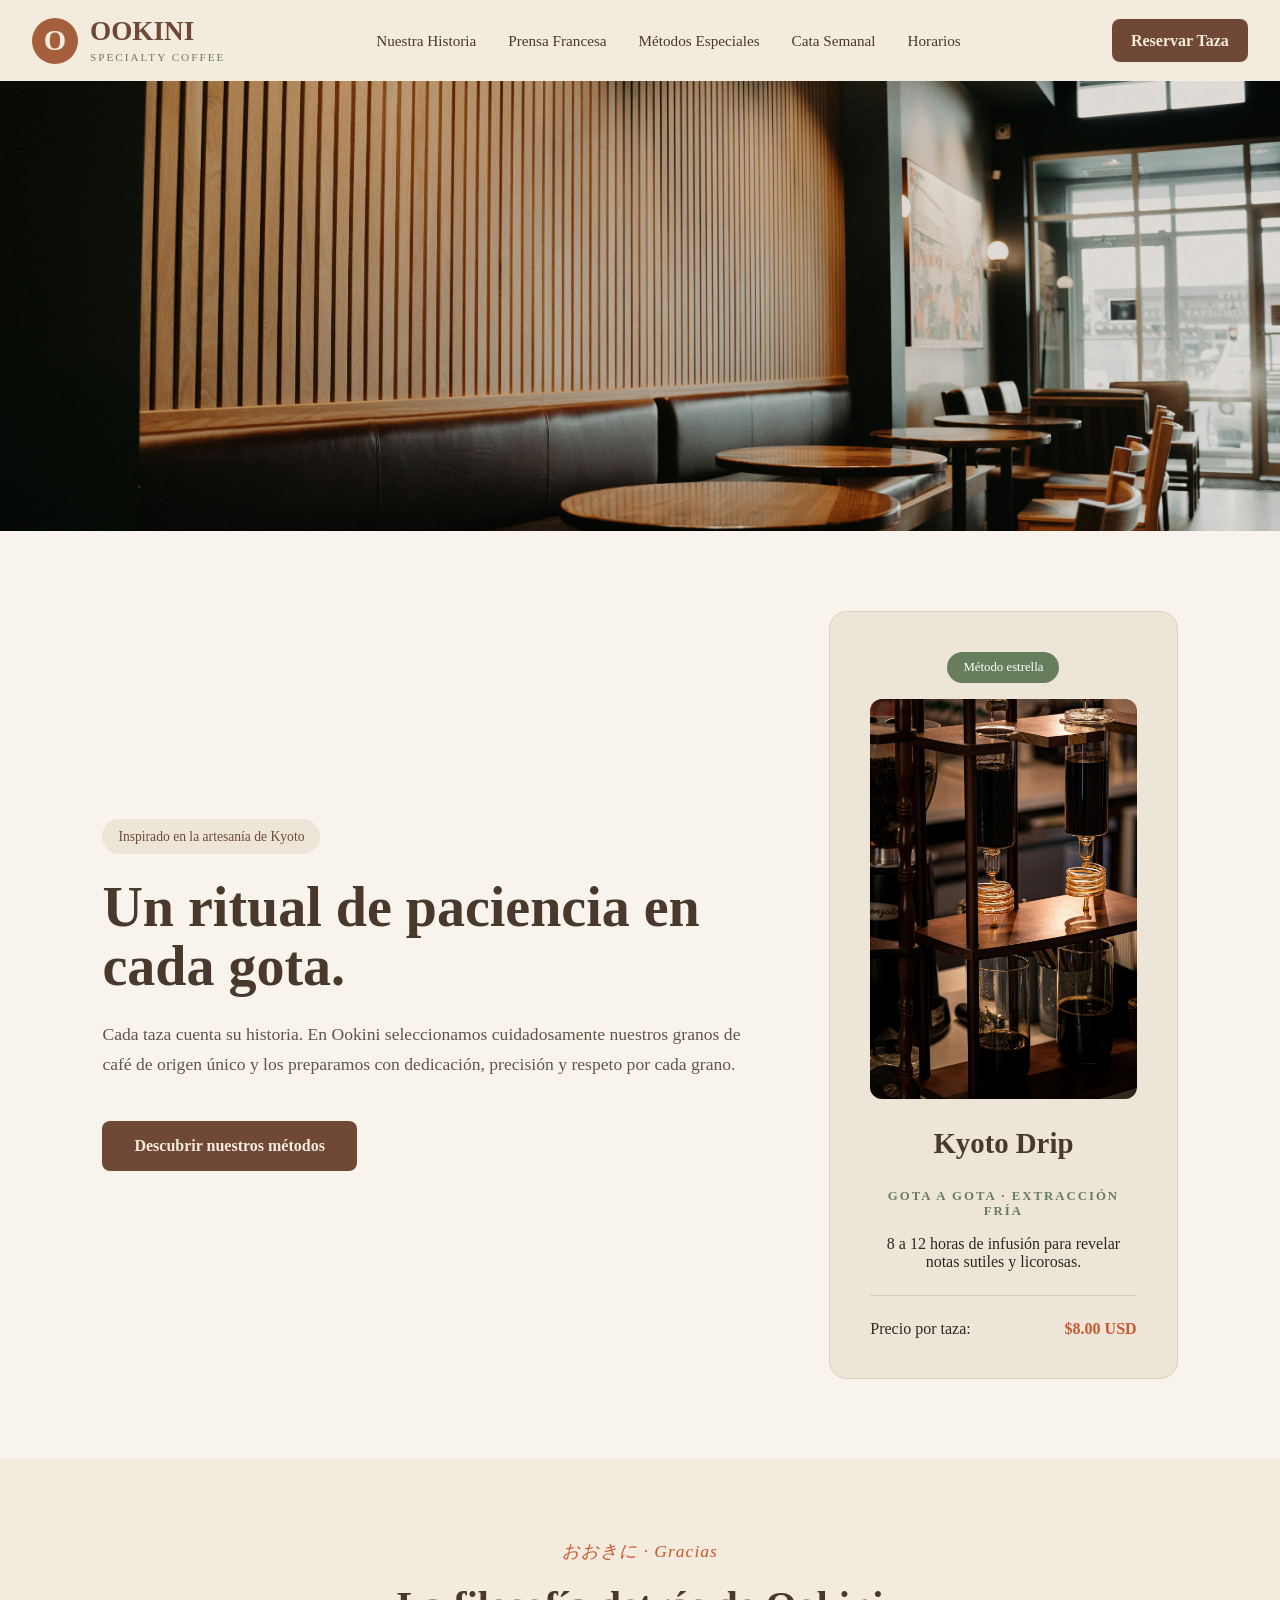
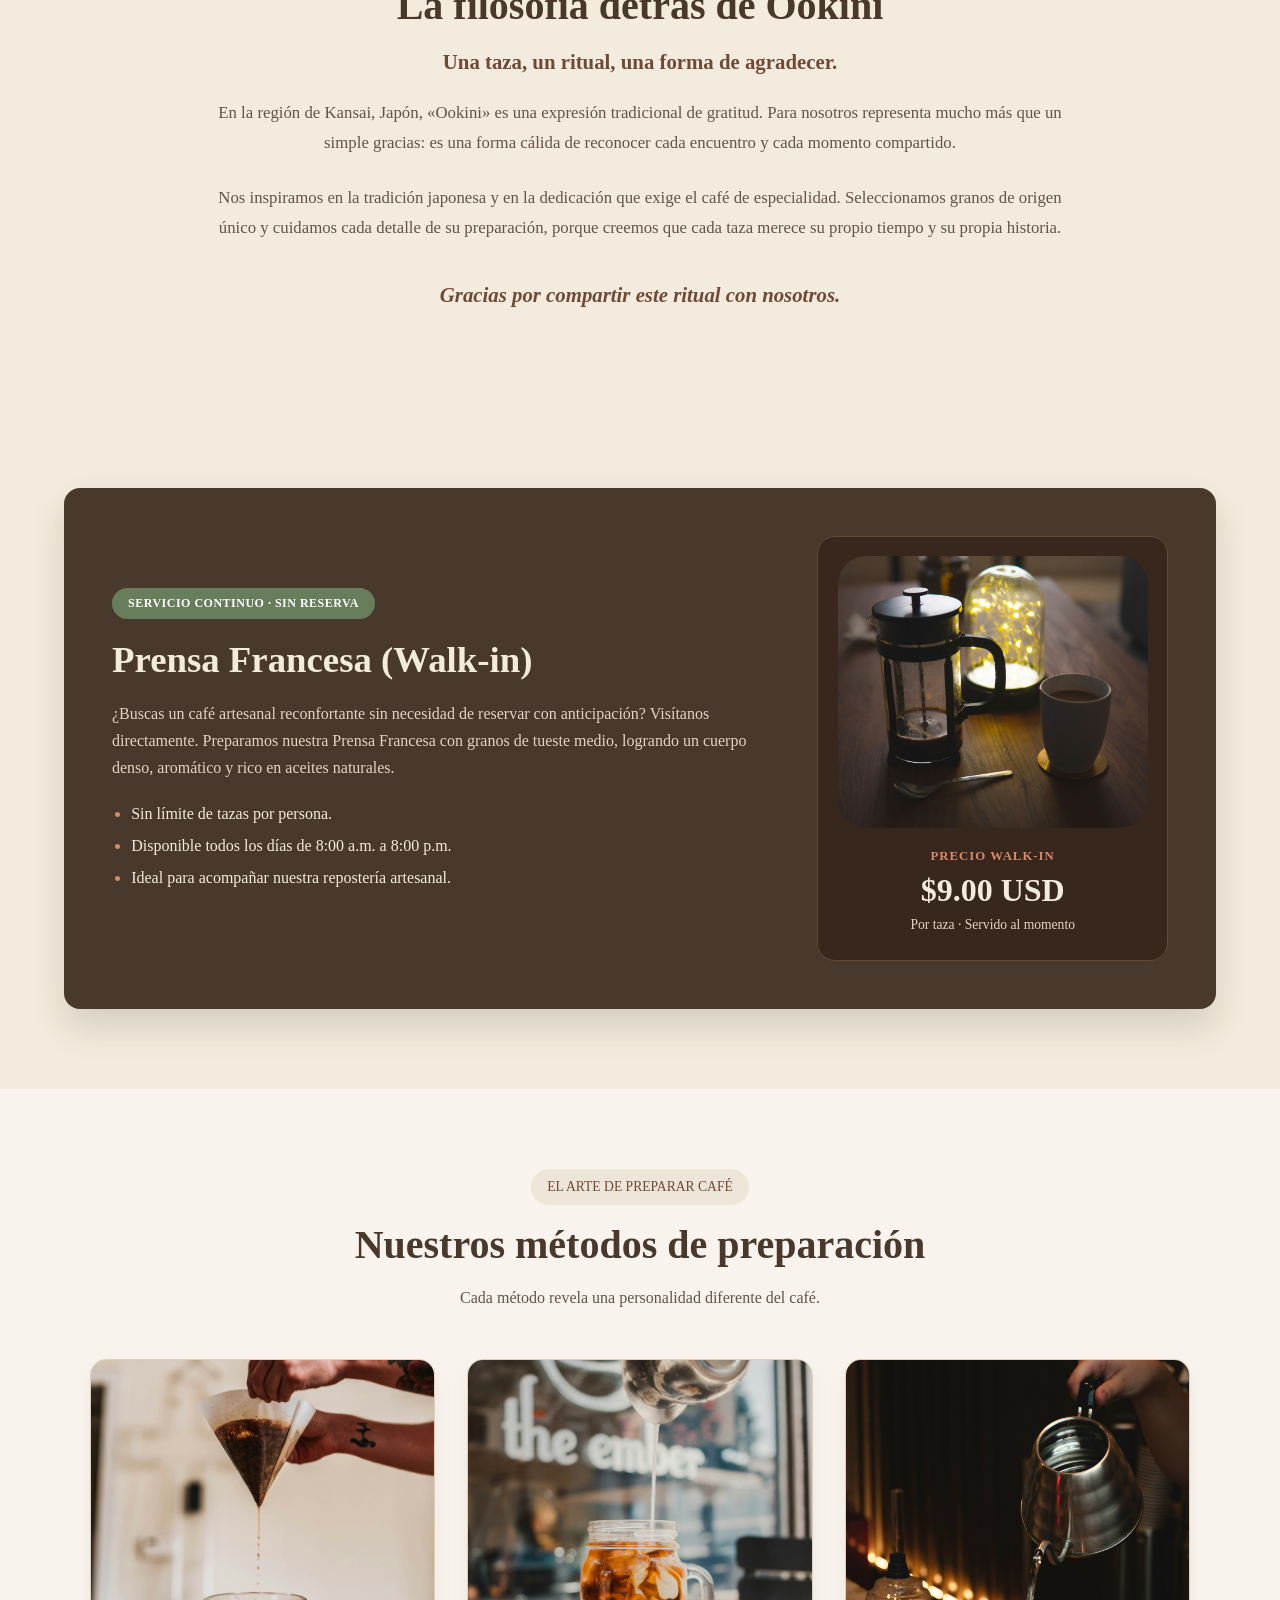
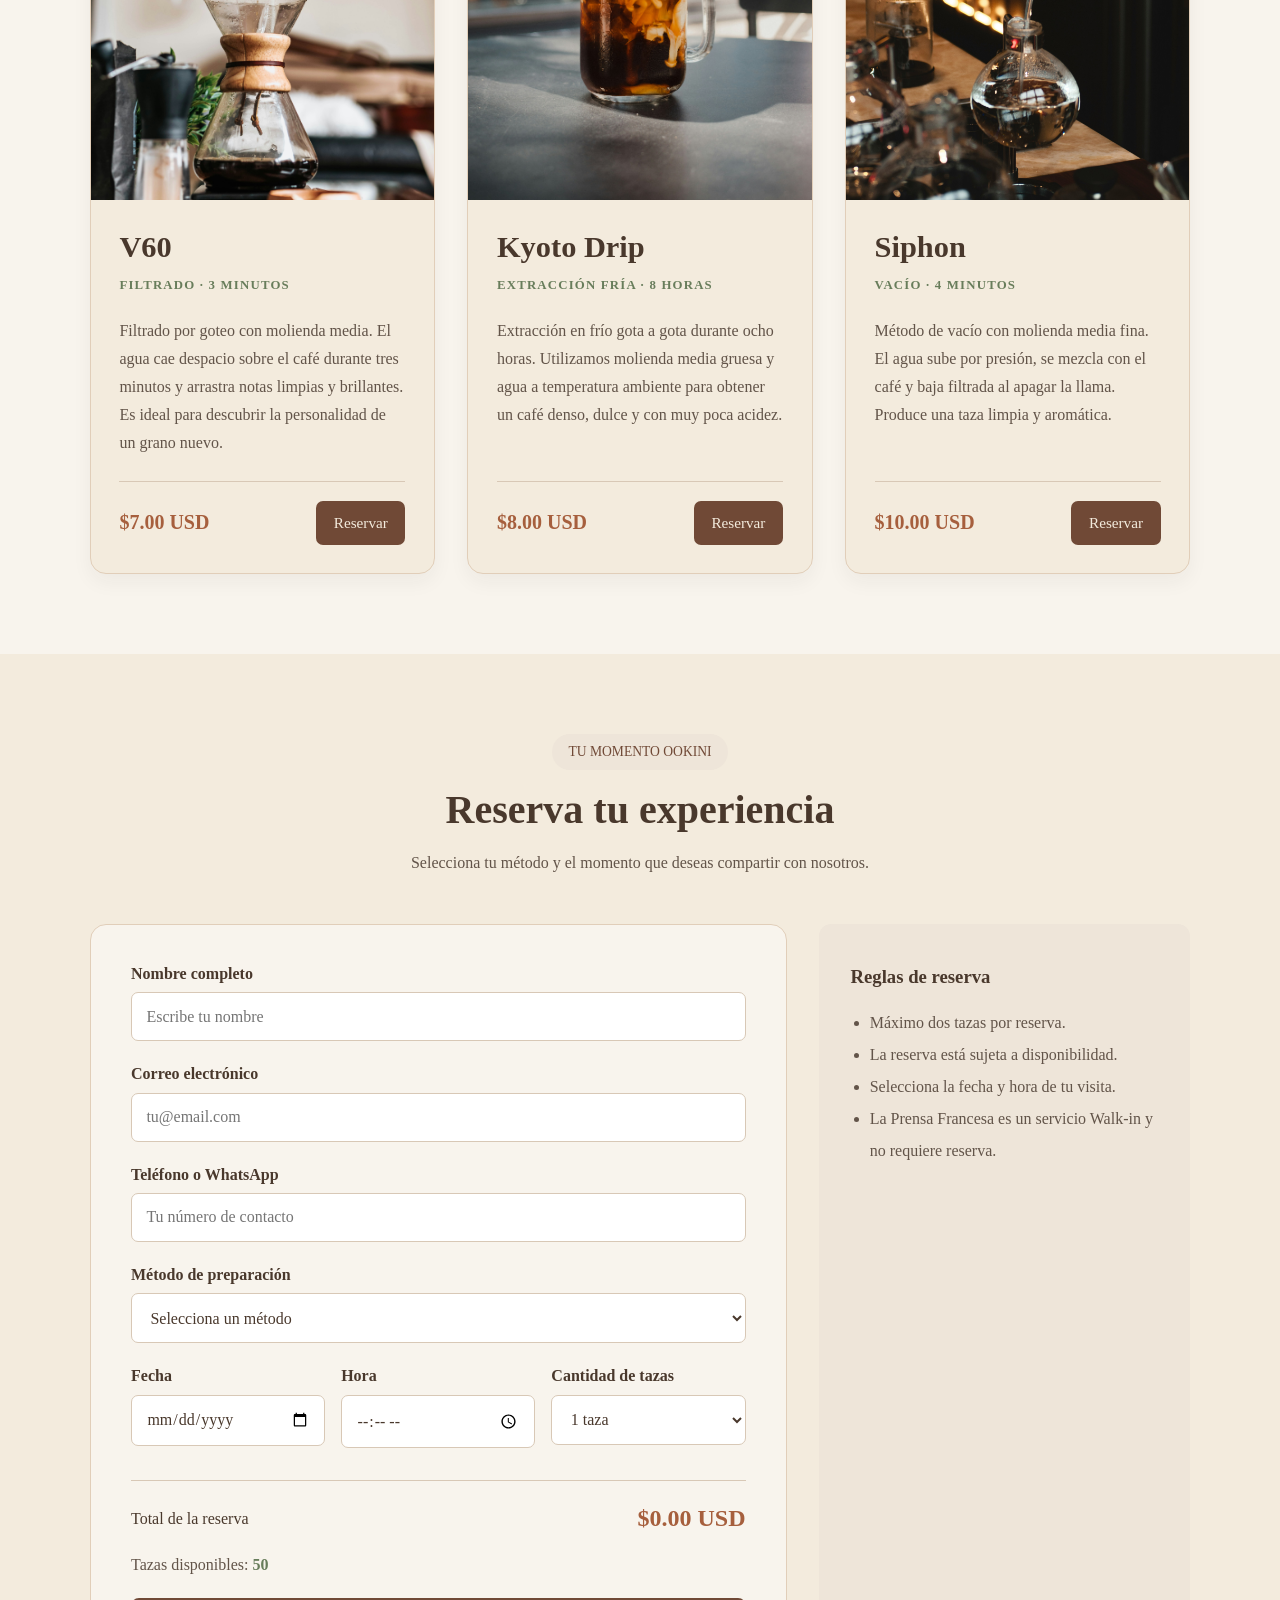
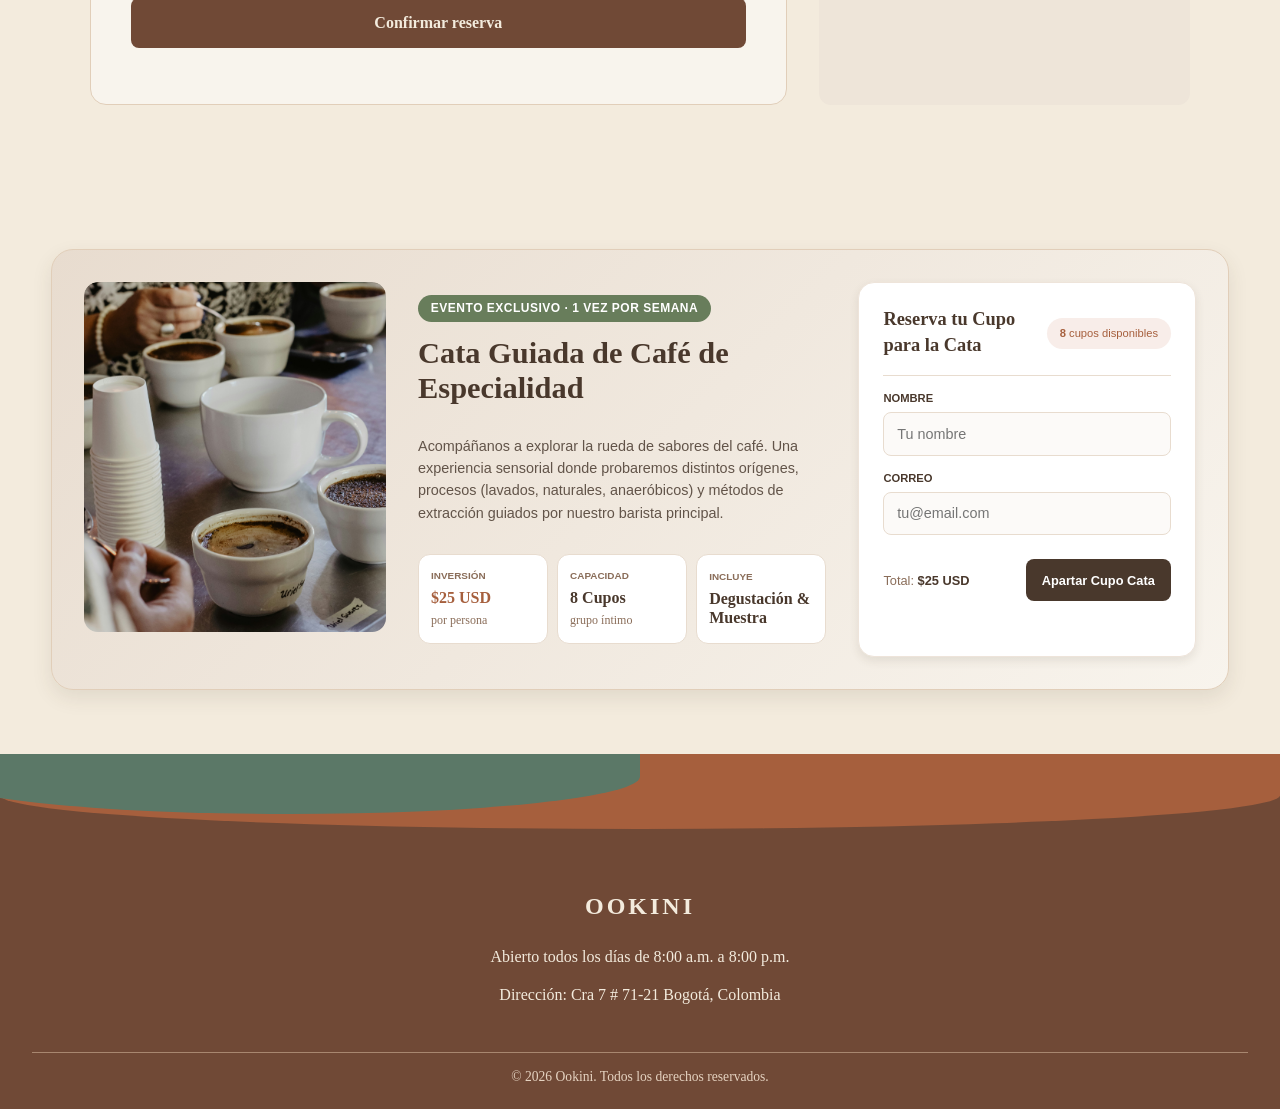
<file: index.html>
<!DOCTYPE html>
<html lang="es">
<head>
    <meta charset="UTF-8">
    <meta name="viewport" content="width=device-width, initial-scale=1.0">
    <title>Ookini</title>
    <link rel="stylesheet" href="styles.css">
</head>
<body>

<header class="header-principal">

    <div class="logo">
        <div class="logo-simbolo">O</div>

        <div class="logo-texto">
            <h1>OOKINI</h1>
            <span>SPECIALTY COFFEE</span>
        </div>
    </div>
 
<nav class="menu-principal">
    <a href="#filosofia">Nuestra Historia</a>
    <a href="#prensa-francesa">Prensa Francesa</a>
    <a href="#metodos-especiales">Métodos Especiales</a>
    <a href="#cata-semanal">Cata Semanal</a>
    <a href="#contacto">Horarios</a>
</nav>

    <a href="#reservas" class="boton-header">
        Reservar Taza
    </a>

</header>

<section class="portada">
    <img src="ookini-portada.jpg" alt="Interior de la cafeteria Ookini">
</section>

<main>

    <!-- PRESENTACIÓN PRINCIPAL -->
    <section class="presentacion" id="historia">

        <div class="presentacion-texto">

            <span class="etiqueta">
                Inspirado en la artesanía de Kyoto
            </span>

            <h2>Un ritual de paciencia en cada gota.</h2>

            <p>
                Cada taza cuenta su historia. En Ookini seleccionamos
                cuidadosamente nuestros granos de café de origen único
                y los preparamos con dedicación, precisión y respeto
                por cada grano.
            </p>

            <a href="#metodos-especiales" class="boton-presentacion">
                Descubrir nuestros métodos
            </a>

        </div>

        <div class="tarjeta-metodo">

            <span class="etiqueta-estrella">Método estrella</span>

            <img
                src="kyoto-drip.jpg"
                alt="Preparación de café Kyoto Drip"
                class="imagen-kyoto"
            >

            <h3>Kyoto Drip</h3>

            <p class="subtitulo-tarjeta">
                GOTA A GOTA · EXTRACCIÓN FRÍA
            </p>

            <p>
                8 a 12 horas de infusión para revelar
                notas sutiles y licorosas.
            </p>

            <div class="precio-tarjeta">
                <span>Precio por taza:</span>
                <strong>$8.00 USD</strong>
            </div>

        </div>

    </section>

    <!-- FILOSOFÍA DE OOKINI -->
    <section class="filosofia" id="filosofia">

        <span class="filosofia-etiqueta">
            おおきに · Gracias
        </span>

        <h2>La filosofía detrás de Ookini</h2>

        <h3>Una taza, un ritual, una forma de agradecer.</h3>

        <p>
            En la región de Kansai, Japón, «Ookini» es una
            expresión tradicional de gratitud. Para nosotros
            representa mucho más que un simple gracias:
            es una forma cálida de reconocer cada encuentro
            y cada momento compartido.
        </p>

        <p>
            Nos inspiramos en la tradición japonesa y en la
            dedicación que exige el café de especialidad.
            Seleccionamos granos de origen único y cuidamos
            cada detalle de su preparación, porque creemos
            que cada taza merece su propio tiempo y su
            propia historia.
        </p>

        <h3 class="cierre-filosofia">
            Gracias por compartir este ritual con nosotros.
        </h3>

    </section>

    <!-- PRENSA FRANCESA WALK-IN -->
    <section class="walkin" id="prensa-francesa">

        <div class="walkin-texto">

            <span class="walkin-etiqueta">
                SERVICIO CONTINUO · SIN RESERVA
            </span>

            <h2>Prensa Francesa (Walk-in)</h2>

            <p>
                ¿Buscas un café artesanal reconfortante
                sin necesidad de reservar con anticipación?
                Visítanos directamente. Preparamos nuestra
                Prensa Francesa con granos de tueste medio,
                logrando un cuerpo denso, aromático y rico
                en aceites naturales.
            </p>

            <ul>
                <li>Sin límite de tazas por persona.</li>
                <li>Disponible todos los días de 8:00 a.m. a 8:00 p.m.</li>
                <li>Ideal para acompañar nuestra repostería artesanal.</li>
            </ul>

        </div>

        <div class="walkin-visual">

            <img
                src="french-press2.jpg"
                alt="Prensa francesa con una taza de café"
                class="imagen-prensa"
            >

            <div class="walkin-precio">

                <span>PRECIO WALK-IN</span>

                <strong>$9.00 USD</strong>

                <small>Por taza · Servido al momento</small>

            </div>

        </div>
    </section>

    
    <!-- MÉTODOS DE PREPARACIÓN -->
    <section class="metodos-seccion" id="metodos-especiales">

        <div class="metodos-encabezado">
            <span class="etiqueta">EL ARTE DE PREPARAR CAFÉ</span>
            <h2>Nuestros métodos de preparación</h2>
            <p>Cada método revela una personalidad diferente del café.</p>
        </div>

        <div class="metodos-grid">

            <!-- V60 -->
            <article class="metodo-card">

                <img src="cafe-filtrado.jpg"
                     alt="Preparación de café V60">

                <div class="metodo-contenido">
                    <h3>V60</h3>
                    <span class="metodo-tiempo">FILTRADO · 3 MINUTOS</span>

                    <p>
                        Filtrado por goteo con molienda media.
                        El agua cae despacio sobre el café durante
                        tres minutos y arrastra notas limpias y brillantes.
                        Es ideal para descubrir la personalidad de un grano nuevo.
                    </p>

                    <div class="metodo-pie">
                        <strong>$7.00 USD</strong>
                        <button type="button" class="boton-metodo"
                                data-metodo="V60">
                            Reservar
                        </button>
                    </div>
                </div>

            </article>

            <!-- KYOTO DRIP -->
            <article class="metodo-card">

                <img src="cafe-helado.jpg"
                     alt="Preparación de café Kyoto Drip">

                <div class="metodo-contenido">
                    <h3>Kyoto Drip</h3>
                    <span class="metodo-tiempo">EXTRACCIÓN FRÍA · 8 HORAS</span>

                    <p>
                        Extracción en frío gota a gota durante ocho horas.
                        Utilizamos molienda media gruesa y agua a temperatura
                        ambiente para obtener un café denso, dulce y con
                        muy poca acidez.
                    </p>

                    <div class="metodo-pie">
                        <strong>$8.00 USD</strong>
                        <button type="button" class="boton-metodo"
                                data-metodo="Kyoto Drip">
                            Reservar
                        </button>
                    </div>
                </div>

            </article>

            <!-- SIPHON -->
            <article class="metodo-card">

                <img src="siphon-taza2.jpg"
                     alt="Preparación de café mediante método Siphon">

                <div class="metodo-contenido">
                    <h3>Siphon</h3>
                    <span class="metodo-tiempo">VACÍO · 4 MINUTOS</span>

                    <p>
                        Método de vacío con molienda media fina.
                        El agua sube por presión, se mezcla con el café
                        y baja filtrada al apagar la llama.
                        Produce una taza limpia y aromática.
                    </p>

                    <div class="metodo-pie">
                        <strong>$10.00 USD</strong>
                        <button type="button" class="boton-metodo"
                                data-metodo="Siphon">
                            Reservar
                        </button>
                    </div>
                </div>

            </article>

        </div>

    </section>


   
<!-- FORMULARIO DE RESERVAS -->
<section class="reservas-seccion" id="reservas">

    <div class="reservas-encabezado">
        <span class="etiqueta">TU MOMENTO OOKINI</span>
        <h2>Reserva tu experiencia</h2>
        <p>Selecciona tu método y el momento que deseas compartir con nosotros.</p>
    </div>

    <!-- CONTENEDOR DE LAS DOS TARJETAS -->
    <div class="reservas-contenido">

        <!-- FORMULARIO -->
        <form id="formulario-reserva">

<div class="campo-reserva">
    <label for="nombre-cliente">Nombre completo</label>
    <input
        type="text"
        id="nombre-cliente"
        placeholder="Escribe tu nombre"
        required
    >
</div>

<div class="campo-reserva">
    <label for="correo-cliente">Correo electrónico</label>
    <input
        type="email"
        id="correo-cliente"
        placeholder="tu@email.com"
        required
    >
</div>

<div class="campo-reserva">
    <label for="telefono-cliente">Teléfono o WhatsApp</label>
    <input
        type="tel"
        id="telefono-cliente"
        placeholder="Tu número de contacto"
        required
    >
</div>


            <div class="campo-reserva">
                <label for="metodo">Método de preparación</label>

                <select id="metodo" required>
                    <option value="">Selecciona un método</option>
                    <option value="V60">V60 — $7.00</option>
                    <option value="Kyoto Drip">Kyoto Drip — $8.00</option>
                    <option value="Siphon">Siphon — $10.00</option>
                </select>
            </div>

            <div class="reserva-fila">

                <div class="campo-reserva">
                    <label for="fecha">Fecha</label>
                    <input type="date" id="fecha" required>
                </div>

                <div class="campo-reserva">
                    <label for="hora">Hora</label>
                    <input type="time" id="hora" min="08:00" max="19:00" required>
                </div>

                <div class="campo-reserva">
                    <label for="cantidad">Cantidad de tazas</label>

                    <select id="cantidad" required>
                        <option value="1">1 taza</option>
                        <option value="2">2 tazas</option>
                    </select>
                </div>

            </div>

            <div class="reserva-resumen">
                <span>Total de la reserva</span>
                <strong id="total-reserva">$0.00 USD</strong>
            </div>

            <p class="disponibilidad">
                Tazas disponibles:
                <strong id="contador-tazas">50</strong>
            </p>

            <button type="submit" id="reservar-taza">
                Confirmar reserva
            </button>

            <p id="reserva-registrada" aria-live="polite"></p>

        </form>

        <!-- REGLAS DE RESERVA -->
        <div class="reglas-reserva">

            <h3>Reglas de reserva</h3>

            <ul>
                <li>Máximo dos tazas por reserva.</li>
                <li>La reserva está sujeta a disponibilidad.</li>
                <li>Selecciona la fecha y hora de tu visita.</li>
                <li>La Prensa Francesa es un servicio Walk-in y no requiere reserva.</li>
            </ul>

        </div>

    </div>
    <!-- FIN DEL CONTENEDOR DE RESERVAS -->

</section>


<!-- CATA SEMANAL -->
<section class="cata-semanal" id="cata-semanal">

    <!-- FOTOGRAFÍA -->
    <div class="cata-fotografia">
        <img
            src="cata-semanal.jpg"
            alt="Experiencia de degustación de café de especialidad"
        >
    </div>

    <!-- INFORMACIÓN DE LA CATA -->
    <div class="cata-informacion">

        <span class="cata-etiqueta">
            EVENTO EXCLUSIVO · 1 VEZ POR SEMANA
        </span>

        <h2>Cata Guiada de Café de Especialidad</h2>

        <p>
            Acompáñanos a explorar la rueda de sabores del café.
            Una experiencia sensorial donde probaremos distintos
            orígenes, procesos (lavados, naturales, anaeróbicos)
            y métodos de extracción guiados por nuestro barista principal.
        </p>

        <div class="cata-datos">

            <div>
                <span>INVERSIÓN</span>
                <strong>$25 USD</strong>
                <small>por persona</small>
            </div>

            <div>
                <span>CAPACIDAD</span>
                <strong>8 Cupos</strong>
                <small>grupo íntimo</small>
            </div>

            <div>
                <span>INCLUYE</span>
                <strong>Degustación &amp; Muestra</strong>
            </div>

        </div>

    </div>

    <!-- FORMULARIO DE CATA -->
    <form class="cata-formulario" id="formulario-cata">

        <div class="cata-formulario-cabecera">
            <h3>Reserva tu Cupo para la Cata</h3>

            <span>
                <strong id="contador-cata">8</strong>
                cupos disponibles
            </span>
        </div>

        <div class="campo-cata">
            <label for="nombre-cata">NOMBRE</label>
            <input
                type="text"
                id="nombre-cata"
                placeholder="Tu nombre"
                required
            >
        </div>

        <div class="campo-cata">
            <label for="correo-cata">CORREO</label>
            <input
                type="email"
                id="correo-cata"
                placeholder="tu@email.com"
                required
            >
        </div>

        <div class="cata-pie-formulario">
            <p>Total: <strong>$25 USD</strong></p>

            <button type="submit" id="reservar-cata">
                Apartar Cupo Cata
            </button>
        </div>

        <p id="mensaje-cata" aria-live="polite"></p>

    </form>

</section>
<!-- FIN CATA SEMANAL -->


</main>

<footer id="contacto">

    <div class="curvas"></div>

    <div class="informacion-footer">
        <h3>OOKINI</h3>
        <p>Abierto todos los días de 8:00 a.m. a 8:00 p.m.</p>
        <p>Dirección: Cra 7 # 71-21 Bogotá, Colombia</p>
    </div>

    <div class="derechos">
        © 2026 Ookini. Todos los derechos reservados.
    </div>

</footer>

<script src="script.js"></script>

</body>
</html>
</file>
<file: styles.css>
/* =========================================
   CONFIGURACIÓN GENERAL
========================================= */

* {
    box-sizing: border-box;
}

body {
    font-family: Georgia, serif;
    color: #30251F;
    background-color: #F3EBDD;
    margin: 0;
}

h1 {
    color: #A65F3D;
    font-size: 2.5rem;
}


/* =========================================
   ENCABEZADO
========================================= */

.header-principal {
    display: flex;
    align-items: center;
    justify-content: space-between;
    gap: 1.5rem;
    padding: 1rem 2rem;
    width: 100%;
}

.logo {
    display: flex;
    align-items: center;
    gap: 12px;
}

.logo-simbolo {
    width: 46px;
    height: 46px;
    background-color: #A65F3D;
    color: #F3EBDD;
    border-radius: 50%;
    display: flex;
    align-items: center;
    justify-content: center;
    font-size: 1.8rem;
    font-weight: bold;
}

.logo-texto h1 {
    margin: 0;
    font-size: 1.7rem;
    color: #704936;
}

.logo-texto span {
    font-size: 0.7rem;
    letter-spacing: 2px;
    color: #687D5B;
}

.menu-principal {
    display: flex;
    align-items: center;
    gap: 2rem;
}

.menu-principal a {
    text-decoration: none;
    color: #49382C;
    font-size: 0.95rem;
}

.menu-principal a:hover {
    color: #A65F3D;
}

.boton-header {
    background-color: #704936;
    color: #F3EBDD;
    text-decoration: none;
    padding: 0.8rem 1.2rem;
    border-radius: 8px;
    font-weight: bold;
    white-space: nowrap;
}

.boton-header:hover {
    background-color: #A65F3D;
}


/* =========================================
   CONTENIDO PRINCIPAL
========================================= */

main {
    width: 100%;
    max-width: none;
    padding: 0;
    margin: 0;
}


/* =========================================
   PORTADA
========================================= */

.portada img {
    width: 100%;
    height: 450px;
    object-fit: cover;
    display: block;
}


/* =========================================
   PRESENTACIÓN PRINCIPAL
========================================= */

.presentacion {
    display: grid;
    grid-template-columns: 1.3fr 0.7fr;
    align-items: center;
    gap: 5rem;
    width: 100%;
    padding: 5rem 8%;
    background-color: #F8F4ED;
}

.presentacion-texto h2 {
    font-size: 3.5rem;
    color: #49382C;
    line-height: 1.05;
    margin: 1.5rem 0;
}

.presentacion-texto p {
    font-size: 1.1rem;
    line-height: 1.7;
    color: #625449;
    max-width: 650px;
}

.etiqueta {
    display: inline-block;
    color: #704936;
    background-color: #EEE5D9;
    padding: 0.6rem 1rem;
    border-radius: 30px;
    font-size: 0.85rem;
}

.boton-presentacion {
    display: inline-block;
    margin-top: 1.5rem;
    padding: 1rem 2rem;
    background-color: #704936;
    color: #F3EBDD;
    text-decoration: none;
    border-radius: 8px;
    font-weight: bold;
    transition: background-color 0.3s ease;
}

.boton-presentacion:hover {
    background-color: #A65F3D;
}


/* =========================================
   TARJETA DEL MÉTODO ESTRELLA
========================================= */

.tarjeta-metodo {
    background-color: #EEE5D9;
    padding: 2.5rem;
    border: 1px solid #E1CEB9;
    border-radius: 18px;
    text-align: center;
    position: relative;
}

.tarjeta-metodo h3 {
    font-size: 1.8rem;
    color: #49382C;
}

.subtitulo-tarjeta {
    color: #687D5B;
    font-size: 0.8rem;
    font-weight: bold;
    letter-spacing: 2px;
}

.etiqueta-estrella {
    display: inline-block;
    background-color: #687D5B;
    color: white;
    padding: 0.5rem 1rem;
    border-radius: 20px;
    font-size: 0.8rem;
}

.precio-tarjeta {
    display: flex;
    justify-content: space-between;
    border-top: 1px solid #D8C8B6;
    padding-top: 1.5rem;
    margin-top: 1.5rem;
}

.precio-tarjeta strong {
    color: #C9572F;
}

.imagen-kyoto {
    display: block;
    width: 100%;
    height: auto;
    object-fit: contain;
    border-radius: 12px;
    margin: 1rem auto;
}


/* =========================================
   FILOSOFÍA
========================================= */

.filosofia {
    padding: 5rem 12%;
    text-align: center;
    background-color: #F3EBDD;
}

.filosofia-etiqueta {
    color: #C9572F;
    font-style: italic;
    font-size: 1.1rem;
    letter-spacing: 1px;
}

.filosofia h2 {
    color: #49382C;
    font-size: 2.5rem;
    margin: 1.2rem 0;
}

.filosofia h3 {
    color: #704936;
    font-size: 1.3rem;
}

.filosofia p {
    max-width: 850px;
    margin: 1.5rem auto;
    color: #625449;
    font-size: 1.05rem;
    line-height: 1.8;
}

.filosofia .cierre-filosofia {
    margin-top: 2.5rem;
    font-style: italic;
}


/* =========================================
   PRENSA FRANCESA - WALK IN
========================================= */

.walkin {
    display: grid;
    grid-template-columns: minmax(0, 1.5fr) minmax(300px, 0.8fr);
    align-items: center;
    gap: 3rem;
    width: 90%;
    max-width: 1200px;
    margin: 5rem auto;
    padding: 3rem;
    background-color: #49382C;
    color: #F3EBDD;
    border-radius: 16px;
    box-shadow: 0 18px 35px rgba(48, 37, 31, 0.15);
}

.walkin-texto {
    min-width: 0;
}

.walkin-etiqueta {
    display: inline-block;
    background-color: #687D5B;
    color: white;
    padding: 0.5rem 1rem;
    border-radius: 20px;
    font-size: 0.75rem;
    font-weight: bold;
    letter-spacing: 0.5px;
}

.walkin-texto h2 {
    color: #F3EBDD;
    font-size: 2.3rem;
    margin: 1.2rem 0;
}

.walkin-texto p {
    color: #E5D3C1;
    font-size: 1rem;
    line-height: 1.7;
}

.walkin-texto ul {
    padding-left: 1.2rem;
    line-height: 2;
    color: #F3EBDD;
}

.walkin-texto li::marker {
    color: #D58A68;
}

.walkin-visual {
    width: 100%;
    min-width: 0;
    background-color: #38271D;
    padding: 1.2rem;
    border-radius: 18px;
    text-align: center;
    border: 1px solid #604936;
}

.walkin-visual .imagen-prensa {
    display: block;
    width: 100%;
    height: auto;
    max-height: 380px;
    object-fit: contain;
    object-position: center;
    border-radius: 28px;
    margin: 0 auto;
}

.walkin-precio {
    display: flex;
    flex-direction: column;
    align-items: center;
    gap: 0.5rem;
    padding: 1.3rem 0 0.5rem;
}

.walkin-precio span {
    color: #D58A68;
    font-size: 0.8rem;
    font-weight: bold;
    letter-spacing: 1px;
}

.walkin-precio strong {
    color: #F3EBDD;
    font-size: 2rem;
}

.walkin-precio small {
    color: #E5D3C1;
    font-size: 0.85rem;
}


/* =========================================
   MÉTODOS DE PREPARACIÓN
========================================= */

.metodos-seccion {
    display: block;
    width: 100%;
    padding: 5rem 7%;
    background-color: #F8F4ED;
}

.metodos-encabezado,
.reservas-encabezado {
    text-align: center;
    margin-bottom: 3rem;
}

.metodos-encabezado h2,
.reservas-encabezado h2 {
    color: #49382C;
    font-size: 2.5rem;
    margin: 1rem 0;
}

.metodos-encabezado p,
.reservas-encabezado p {
    color: #625449;
    line-height: 1.7;
}


/* DISTRIBUCIÓN DE LAS TARJETAS */

.metodos-grid {
    display: grid;
    grid-template-columns: repeat(3, minmax(0, 1fr));
    width: 100%;
    max-width: 1200px;
    margin: 0 auto;
    gap: 2rem;
}


/* TARJETAS */

.metodo-card {
    background-color: #F3EBDD;
    border: 1px solid #E1CEB9;
    border-radius: 16px;
    overflow: hidden;
    display: flex;
    flex-direction: column;
    min-width: 0;
    box-shadow: 0 8px 20px rgba(48, 37, 31, 0.05);
}


/* LAS TRES FOTOGRAFÍAS */

.metodo-card img {
    display: block;
    width: 100%;
    height: 440px;
    object-fit: cover;
    object-position: center;
}

/* AJUSTE V60 */

.metodo-card:nth-child(1) img {
    height: 440px;
    object-position: center 55%;
}

/* AJUSTE KYOTO DRIP */

.metodo-card:nth-child(2) img {
    height: 440px;
    object-position: center 50%;
}

/* AJUSTE SIPHON */

.metodo-card:nth-child(3) img {
    height: 440px;
    object-fit: cover;
    object-position: center 35%;
}


/* CONTENIDO DE LAS TARJETAS */

.metodo-contenido {
    padding: 1.8rem;
    display: flex;
    flex-direction: column;
    flex: 1;
}

.metodo-contenido h3 {
    color: #49382C;
    font-size: 1.9rem;
    line-height: 1.2;
    margin: 0 0 0.8rem;
}

.metodo-tiempo {
    color: #687D5B;
    font-size: 0.8rem;
    font-weight: bold;
    letter-spacing: 1.2px;
    margin-bottom: 0.5rem;
}

.metodo-contenido p {
    color: #625449;
    line-height: 1.75;
    font-size: 1rem;
    margin: 1rem 0 1.5rem;
    flex: 1;
}


/* PRECIO Y BOTÓN */

.metodo-pie {
    display: flex;
    justify-content: space-between;
    align-items: center;
    gap: 1rem;
    border-top: 1px solid #D8C8B6;
    padding-top: 1.2rem;
    margin-top: auto;
}

.metodo-pie strong {
    color: #A65F3D;
    font-size: 1.25rem;
}

.boton-metodo {
    background-color: #704936;
    color: #F3EBDD;
    border: none;
    border-radius: 7px;
    padding: 0.8rem 1.1rem;
    font-family: Georgia, serif;
    font-size: 0.95rem;
    cursor: pointer;
    transition: background-color 0.3s ease;
}

.boton-metodo:hover {
    background-color: #A65F3D;
}


/* =========================================
   FORMULARIO DE RESERVAS
========================================= */

#reservas.reservas-seccion {
    display: block;
    width: 100%;
    padding: 5rem 7%;
    background-color: #F3EBDD;
}

#formulario-reserva {
    display: block;
    width: 100%;
    max-width: 850px;
    margin: auto;
    padding: 2.5rem;
    background-color: #F8F4ED;
    border: 1px solid #E1CEB9;
    border-radius: 16px;
}

.campo-reserva {
    display: flex;
    flex-direction: column;
    gap: 0.6rem;
    flex: 1;
    min-width: 0;
    margin-bottom: 1.5rem;
}

.campo-reserva label {
    color: #49382C;
    font-weight: bold;
}

.campo-reserva input,
.campo-reserva select {
    width: 100%;
    padding: 0.9rem;
    border: 1px solid #D8C8B6;
    border-radius: 7px;
    background-color: white;
    color: #49382C;
    font-family: Georgia, serif;
    font-size: 1rem;
}

.reserva-fila {
    display: flex;
    gap: 1rem;
}

.reserva-resumen {
    display: flex;
    justify-content: space-between;
    align-items: center;
    border-top: 1px solid #D8C8B6;
    padding-top: 1.5rem;
    margin-top: 0.5rem;
    color: #49382C;
}

.reserva-resumen strong {
    color: #A65F3D;
    font-size: 1.5rem;
}

.disponibilidad {
    color: #625449;
    margin: 1.5rem 0;
}

.disponibilidad strong {
    color: #687D5B;
}

#reservar-taza {
    width: 100%;
    padding: 1rem;
    background-color: #704936;
    color: #F3EBDD;
    border: none;
    border-radius: 8px;
    font-family: Georgia, serif;
    font-size: 1rem;
    font-weight: bold;
    cursor: pointer;
}

#reservar-taza:hover {
    background-color: #A65F3D;
}

#reservar-taza:disabled {
    opacity: 0.5;
    cursor: not-allowed;
}

#reserva-registrada {
    text-align: center;
    color: #687D5B;
    font-weight: bold;
    line-height: 1.6;
    margin-top: 1rem;
}


/* =========================================
   REGLAS DE RESERVA
========================================= */

.reglas-reserva {
    display: block;
    width: 100%;
    max-width: 850px;
    margin: 2rem auto 0;
    padding: 1.5rem 2rem;
    background-color: #EEE5D9;
    border-radius: 12px;
}

.reglas-reserva h3 {
    color: #49382C;
}

.reglas-reserva ul {
    color: #625449;
    line-height: 2;
    padding-left: 1.2rem;
}


/* =========================================
   PIE DE PÁGINA
========================================= */

#contacto {
    position: relative;
    background-color: #704936;
    color: #F3EBDD;
    margin-top: 2rem;
    padding: 0 2rem 1.5rem;
    font-family: Georgia, serif;
    overflow: hidden;
}

.curvas {
    height: 75px;
    margin: 0 -2rem 1.5rem;
    background-color: #A65F3D;
    border-radius: 0 0 50% 50% / 0 0 45% 45%;
    position: relative;
}

.curvas::before {
    content: "";
    position: absolute;
    width: 55%;
    height: 75px;
    left: -5%;
    top: -15px;
    background-color: #5B7867;
    border-radius: 0 0 50% 50%;
}

.informacion-footer {
    text-align: center;
    padding: 1rem 0;
}

.informacion-footer h3 {
    color: #F3EBDD;
    letter-spacing: 3px;
    font-size: 1.5rem;
}

.informacion-footer p {
    margin: 0.8rem 0;
    line-height: 1.6;
}

.derechos {
    border-top: 1px solid #A88770;
    padding-top: 1rem;
    margin-top: 1rem;
    text-align: center;
    font-size: 0.85rem;
    color: #E5D3C1;
}


/* =========================================
   TABLETAS
========================================= */

@media (max-width: 900px) {

    .metodos-grid {
        grid-template-columns: repeat(2, minmax(0, 1fr));
    }

    .metodo-card img {
        height: 440px;
    }

    .metodo-card:nth-child(3) img {
        height: 440px;
    }
}


/* =========================================
   TELÉFONOS
========================================= */

@media (max-width: 768px) {

    .header-principal {
        flex-wrap: wrap;
        padding: 1rem;
    }

    .menu-principal {
        flex-wrap: wrap;
        justify-content: center;
        gap: 1rem;
        width: 100%;
    }

    .portada img {
        height: 300px;
    }

    .presentacion {
        grid-template-columns: 1fr;
        gap: 2.5rem;
        padding: 3rem 6%;
    }

    .presentacion-texto h2 {
        font-size: 2.5rem;
    }

    .filosofia {
        padding: 3rem 7%;
    }

    .filosofia h2 {
        font-size: 2rem;
    }

    .walkin {
        grid-template-columns: 1fr;
        width: 92%;
        padding: 1.5rem;
        gap: 2rem;
    }

    .walkin-texto h2 {
        font-size: 1.8rem;
    }

    .walkin-visual {
        width: 100%;
    }

    .walkin-visual .imagen-prensa {
        max-height: 340px;
    }

    .metodos-grid {
        grid-template-columns: 1fr;
    }

    .metodo-card img {
        height: 440px;
    }

    .metodo-card:nth-child(1) img,
    .metodo-card:nth-child(2) img,
    .metodo-card:nth-child(3) img {
        height: 440px;
    }

    .metodos-encabezado h2,
    .reservas-encabezado h2 {
        font-size: 2rem;
    }

    .metodos-seccion,
    #reservas.reservas-seccion {
        padding: 3rem 5%;
    }

    .metodo-contenido {
        padding: 1.5rem;
    }

    .metodo-contenido h3 {
        font-size: 1.7rem;
    }

    .reserva-fila {
        flex-direction: column;
        gap: 0;
    }

    #formulario-reserva {
        padding: 1.5rem;
    }
}


/* RESERVAS Y REGLAS EN HORIZONTAL */

.reservas-contenido {
    display: grid;
    grid-template-columns: 1.5fr 0.8fr;
    align-items: stretch;
    gap: 2rem;
    max-width: 1100px;
    margin: 0 auto;
}

#formulario-reserva,
.reglas-reserva {
    width: 100%;
    height: 100%;
}

.reglas-reserva {
    margin: 0;
}

/* En pantallas pequeñas se colocan una debajo de otra */

@media (max-width: 768px) {
    .reservas-contenido {
        grid-template-columns: 1fr;
    }
}


/* =====================================
   CATA SEMANAL - DISEÑO OOKINI
===================================== */

.cata-semanal {
    display: grid;
    grid-template-columns: 0.85fr 1.15fr 0.95fr;
    align-items: stretch;
    gap: 2rem;
    width: 92%;
    max-width: 1500px;
    margin: 4rem auto;
    padding: 2rem;
    background: linear-gradient(135deg, #E8DCCF, #F8F4ED);
    border: 1px solid #E1CEB9;
    border-radius: 22px;
    box-shadow: 0 8px 20px rgba(73, 56, 44, 0.10);
}

/* FOTOGRAFÍA */

.cata-fotografia {
    min-width: 0;
    min-height: 100%;
    overflow: hidden;
    border-radius: 14px;
}

.cata-fotografia img {
    display: block;
    width: 100%;
    height: 100%;
    min-height: 350px;
    object-fit: cover;
    object-position: center;
    border-radius: 14px;
}

/* INFORMACIÓN */

.cata-informacion {
    display: flex;
    flex-direction: column;
    justify-content: center;
    min-width: 0;
    padding: 0.5rem 0;
}

.cata-etiqueta {
    display: inline-block;
    width: fit-content;
    padding: 0.4rem 0.8rem;
    background: #687D5B;
    color: #FFFFFF;
    border-radius: 30px;
    font-family: Arial, sans-serif;
    font-size: 0.75rem;
    font-weight: bold;
    letter-spacing: 0.5px;
}

.cata-informacion h2 {
    color: #49382C;
    font-size: 2.2rem;
    line-height: 1.15;
    margin: 1.2rem 0;
}

.cata-informacion > p {
    color: #625449;
    font-family: Arial, sans-serif;
    font-size: 0.95rem;
    line-height: 1.7;
}

/* DATOS DE LA CATA */

.cata-datos {
    display: grid;
    grid-template-columns: repeat(3, minmax(0, 1fr));
    gap: 0.7rem;
    margin-top: 1.2rem;
}

.cata-datos > div {
    display: flex;
    flex-direction: column;
    justify-content: center;
    gap: 0.4rem;
    min-width: 0;
    padding: 0.9rem;
    background: #FFFFFF;
    border: 1px solid #E8DCCF;
    border-radius: 12px;
}

.cata-datos span {
    color: #8A6D59;
    font-family: Arial, sans-serif;
    font-size: 0.65rem;
    font-weight: bold;
}

.cata-datos strong {
    color: #49382C;
    font-size: 1.15rem;
    line-height: 1.25;
}

.cata-datos > div:first-child strong {
    color: #A65F3D;
}

.cata-datos small {
    color: #8A6D59;
    font-size: 0.75rem;
}

/* FORMULARIO */

.cata-formulario {
    display: flex;
    flex-direction: column;
    justify-content: center;
    align-self: center;
    min-width: 0;
    padding: 1.5rem;
    background: #FFFFFF;
    border: 1px solid #EEE4DA;
    border-radius: 16px;
    box-shadow: 0 4px 10px rgba(73, 56, 44, 0.10);
}

.cata-formulario-cabecera {
    display: flex;
    align-items: center;
    justify-content: space-between;
    gap: 0.7rem;
    padding-bottom: 1rem;
    margin-bottom: 1rem;
    border-bottom: 1px solid #E8DCCF;
}

.cata-formulario-cabecera h3 {
    color: #49382C;
    font-size: 1.15rem;
    line-height: 1.4;
    margin: 0;
}

.cata-formulario-cabecera span {
    flex-shrink: 0;
    padding: 0.6rem 0.8rem;
    background: #F8EDE9;
    color: #A65F3D;
    border-radius: 30px;
    font-family: Arial, sans-serif;
    font-size: 0.7rem;
}

.cata-formulario-cabecera span strong {
    font-size: inherit;
}

.campo-cata {
    display: flex;
    flex-direction: column;
    gap: 0.5rem;
    margin-bottom: 1rem;
}

.campo-cata label {
    color: #49382C;
    font-family: Arial, sans-serif;
    font-size: 0.7rem;
    font-weight: bold;
}

.campo-cata input {
    width: 100%;
    min-width: 0;
    padding: 0.8rem;
    background: #FCFAF8;
    border: 1px solid #E8DCCF;
    border-radius: 8px;
    color: #49382C;
    font-family: Arial, sans-serif;
    font-size: 0.9rem;
}

.campo-cata input:focus {
    outline: 2px solid #D9B69E;
    border-color: #A65F3D;
}

/* PRECIO Y BOTÓN */

.cata-pie-formulario {
    display: flex;
    align-items: center;
    justify-content: space-between;
    flex-wrap: wrap;
    gap: 0.8rem;
    margin-top: 0.5rem;
}

.cata-pie-formulario p {
    margin: 0;
    color: #8A6D59;
    font-family: Arial, sans-serif;
    font-size: 0.8rem;
}

.cata-pie-formulario strong {
    color: #49382C;
}

#reservar-cata {
    padding: 0.85rem 1rem;
    background: #49382C;
    color: #FFFFFF;
    border: none;
    border-radius: 8px;
    font-family: Arial, sans-serif;
    font-size: 0.8rem;
    font-weight: bold;
    cursor: pointer;
}

#reservar-cata:hover {
    background: #A65F3D;
}

#reservar-cata:disabled {
    opacity: 0.55;
    cursor: not-allowed;
}

#mensaje-cata {
    min-height: 1.2rem;
    margin: 0.7rem 0 0;
    color: #687D5B;
    font-family: Arial, sans-serif;
    font-size: 0.8rem;
    line-height: 1.5;
}

/* TABLET */

@media (max-width: 1100px) {
    .cata-semanal {
        grid-template-columns: 0.8fr 1.2fr;
        gap: 1.5rem;
    }

    .cata-fotografia {
        grid-row: span 2;
    }

    .cata-formulario {
        align-self: stretch;
    }

    .cata-informacion h2 {
        font-size: 1.9rem;
    }
}

/* MÓVILES */

@media (max-width: 700px) {
    .cata-semanal {
        grid-template-columns: 1fr;
        width: 92%;
        padding: 1.2rem;
        gap: 1.5rem;
    }

    .cata-fotografia {
        grid-row: auto;
    }

    .cata-fotografia img {
        height: 250px;
        min-height: 250px;
    }

    .cata-informacion h2 {
        font-size: 1.9rem;
    }

    .cata-datos {
        grid-template-columns: 1fr;
    }

    .cata-formulario {
        padding: 1.2rem;
    }

    .cata-pie-formulario {
        align-items: stretch;
        flex-direction: column;
    }

    #reservar-cata {
        width: 100%;
    }
}


/* AJUSTE FINO DE CATA SEMANAL */

.cata-semanal {
    align-items: center;
}

.cata-informacion {
    justify-content: center;
    padding: 0.5rem 0;
}

.cata-informacion h2 {
    font-size: 1.9rem;
    line-height: 1.15;
    margin: 0.9rem 0;
}

.cata-informacion > p {
    font-size: 0.9rem;
    line-height: 1.55;
}

.cata-datos {
    gap: 0.55rem;
    margin-top: 1rem;
}

.cata-datos > div {
    padding: 0.75rem;
    min-height: 90px;
}

.cata-datos strong {
    font-size: 1rem;
    line-height: 1.2;
}

.cata-datos span {
    font-size: 0.62rem;
}
</file>
